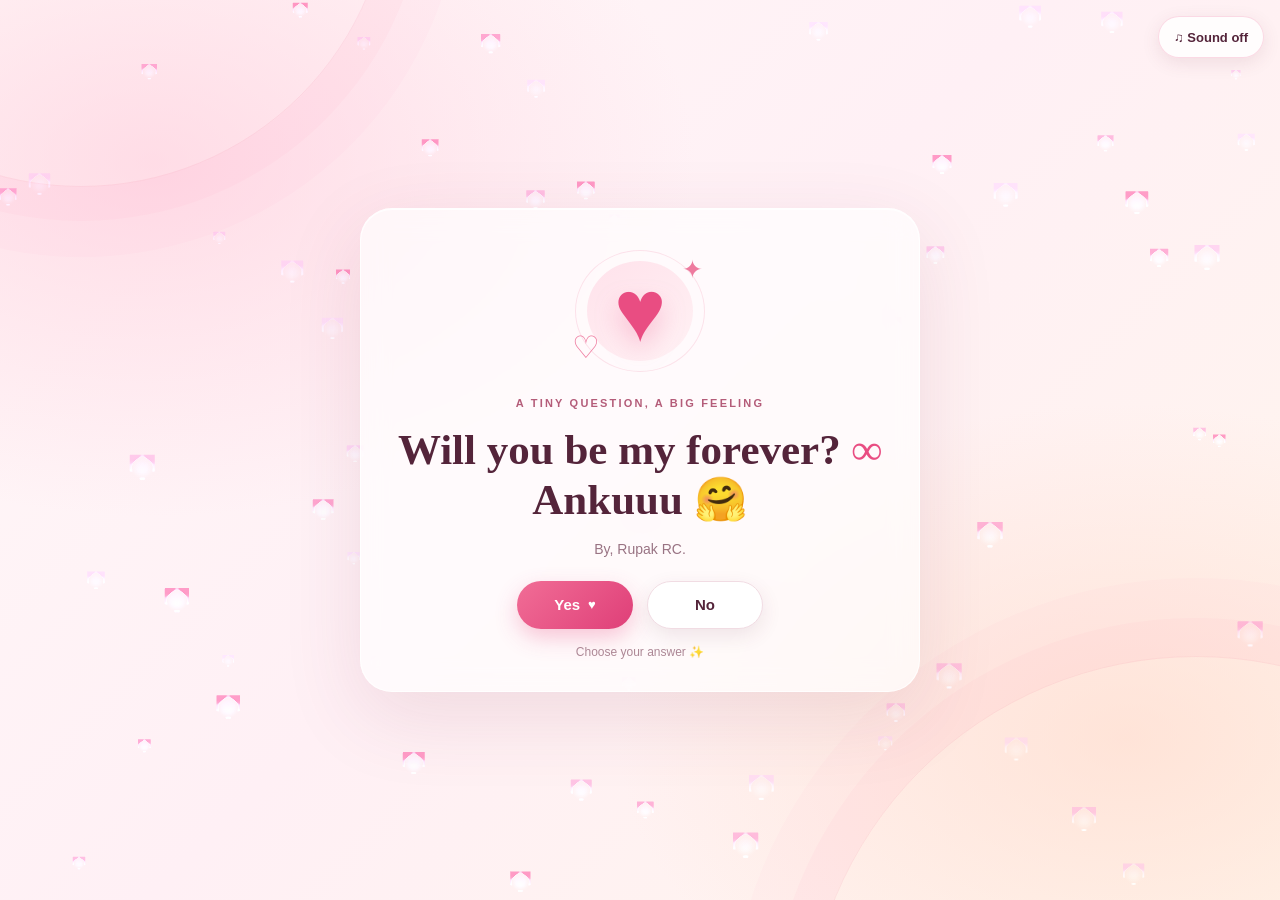
<file: index.html>
<!DOCTYPE html>
<html lang="en">
  <head>
    <meta charset="UTF-8" />
    <meta name="viewport" content="width=device-width, initial-scale=1.0" />
    <meta name="theme-color" content="#fff0f5" />
    <title>A little question for you</title>
    <link rel="stylesheet" href="./style.css" />
  </head>
  <body>
    <canvas class="love-canvas" aria-hidden="true"></canvas>
    <button class="sound-toggle" type="button" aria-pressed="false" aria-label="Turn sound on">♫ Sound off</button>
    <main class="container">
      <div class="hero-art" aria-hidden="true"><span class="hero-heart">♥</span><span class="sparkle sparkle-one">✦</span><span class="sparkle sparkle-two">♡</span></div>
      <p class="eyebrow">A tiny question, a big feeling</p>
      <h1>Will you be my forever? <span class="infinity">∞</span><br />Ankuuu 🤗</h1>
      <p class="byline">By, Rupak RC.</p>
      <div class="btn">
        <a class="button button-yes" href="yes.html">Yes <span aria-hidden="true">♥</span></a>
        <a class="button button-no" href="no1.html">No</a>
      </div>
      <p class="hint">Choose your answer ✨</p>
    </main>
    <script src="./script.js"></script>
  </body>
</html>
</file>
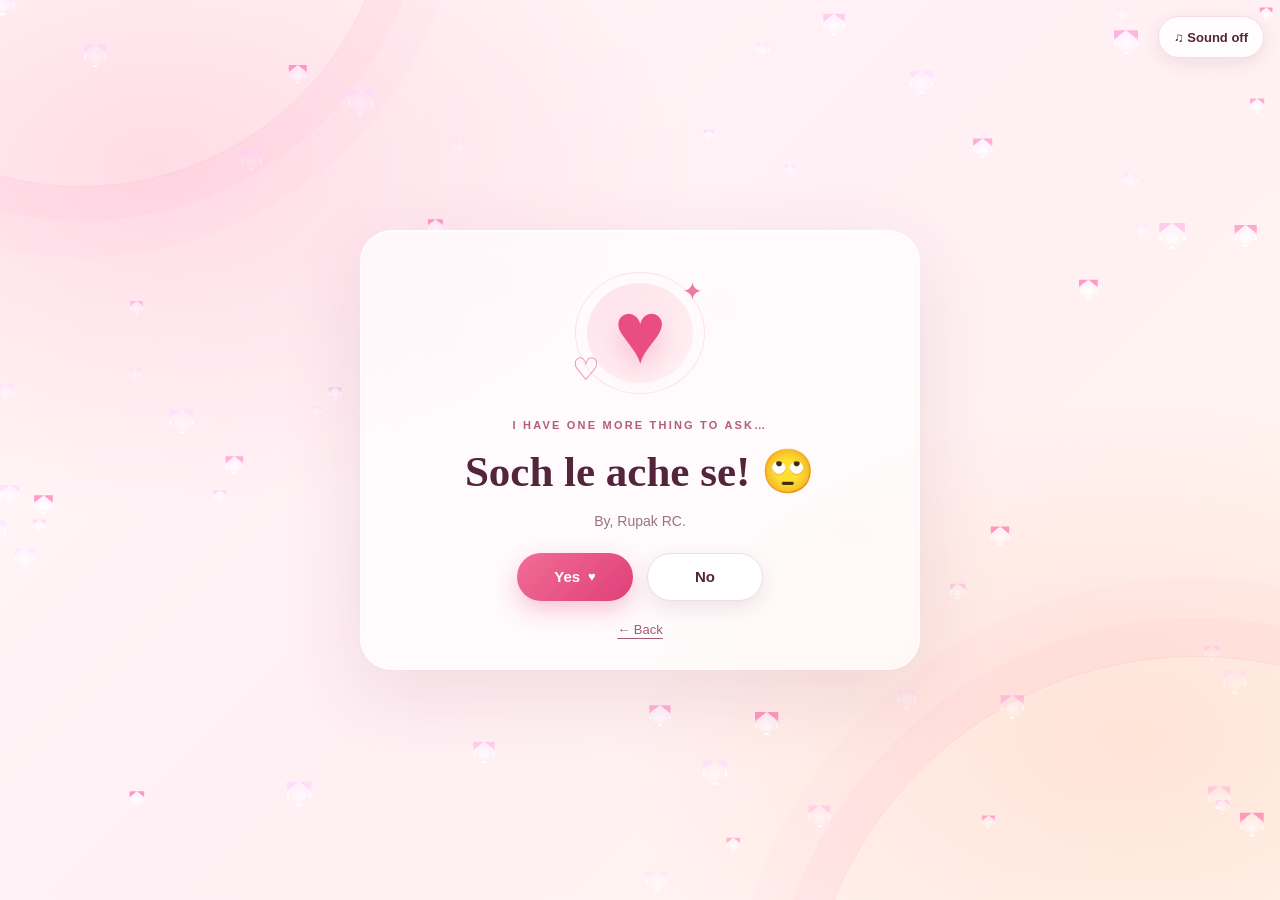
<file: no1.html>
<!DOCTYPE html>
<html lang="en">
  <head>
    <meta charset="UTF-8" />
    <meta name="viewport" content="width=device-width, initial-scale=1.0" />
    <meta name="theme-color" content="#fff0f5" />
    <title>Are you sure? · A little question</title>
    <link rel="stylesheet" href="./style.css" />
  </head>
  <body>
    <canvas class="love-canvas" aria-hidden="true"></canvas>
    <button class="sound-toggle" type="button" aria-pressed="false" aria-label="Turn sound on">♫ Sound off</button>
    <main class="container">
      <div class="hero-art" aria-hidden="true"><span class="hero-heart">♥</span><span class="sparkle sparkle-one">✦</span><span class="sparkle sparkle-two">♡</span></div>
      <p class="eyebrow">I have one more thing to ask…</p>
      <h1>Soch le ache se! 🙄</h1>
      <p class="byline">By, Rupak RC.</p>
      <div class="btn">
        <a class="button button-yes" href="yes.html">Yes <span aria-hidden="true">♥</span></a>
        <a class="button button-no" href="no2.html">No</a>
      </div>
      <a class="back-link" href="index.html">← Back</a>
    </main>
    <script src="./script.js"></script>
  </body>
</html>
</file>
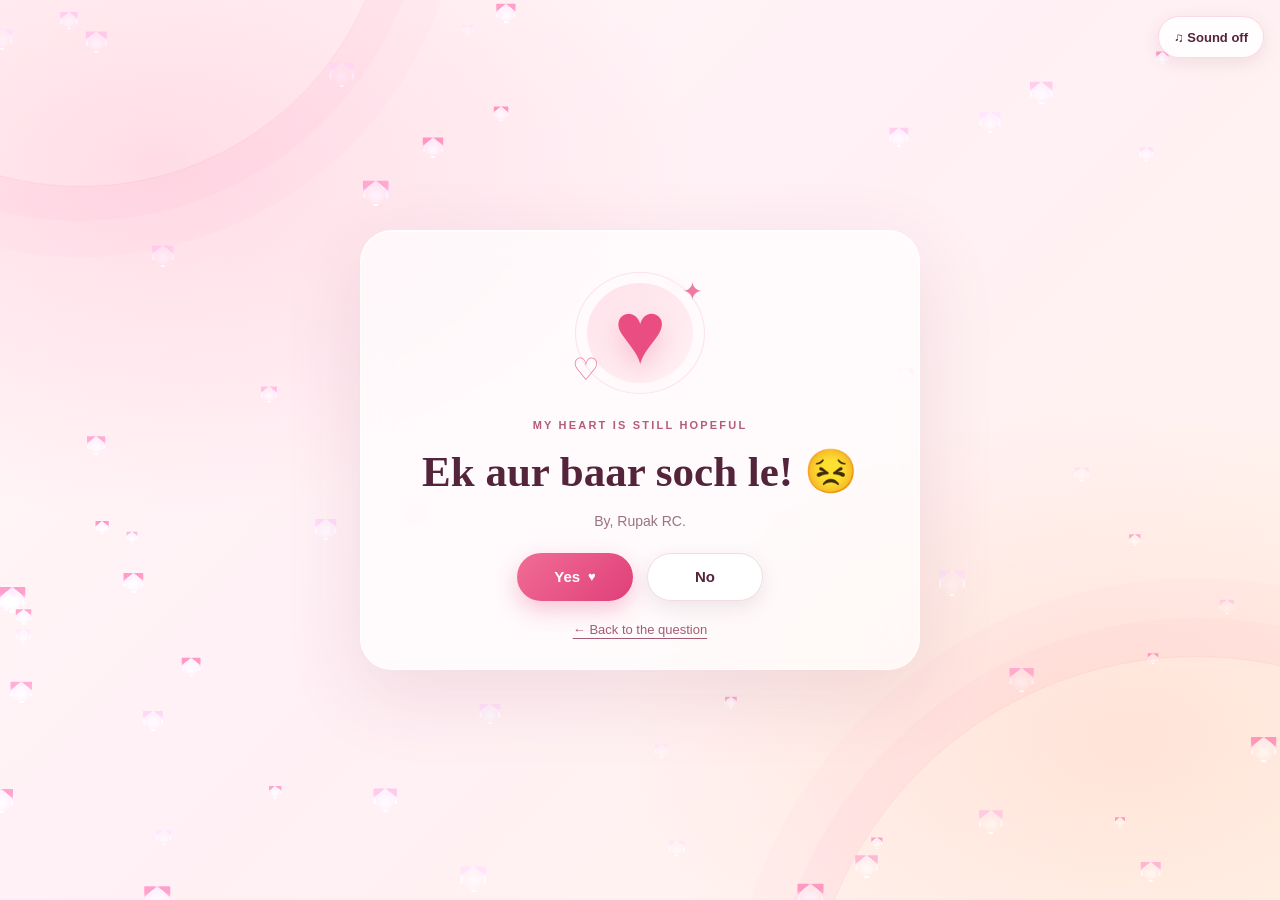
<file: no2.html>
<!DOCTYPE html>
<html lang="en">
  <head>
    <meta charset="UTF-8" />
    <meta name="viewport" content="width=device-width, initial-scale=1.0" />
    <meta name="theme-color" content="#fff0f5" />
    <title>One more thought? · A little question</title>
    <link rel="stylesheet" href="./style.css" />
  </head>
  <body>
    <canvas class="love-canvas" aria-hidden="true"></canvas>
    <button class="sound-toggle" type="button" aria-pressed="false" aria-label="Turn sound on">♫ Sound off</button>
    <main class="container">
      <div class="hero-art" aria-hidden="true"><span class="hero-heart">♥</span><span class="sparkle sparkle-one">✦</span><span class="sparkle sparkle-two">♡</span></div>
      <p class="eyebrow">My heart is still hopeful</p>
      <h1>Ek aur baar soch le! 😣</h1>
      <p class="byline">By, Rupak RC.</p>
      <div class="btn">
        <a class="button button-yes" href="yes.html">Yes <span aria-hidden="true">♥</span></a>
        <a class="button button-no" href="no3.html">No</a>
      </div>
      <a class="back-link" href="index.html">← Back to the question</a>
    </main>
    <script src="./script.js"></script>
  </body>
</html>
</file>
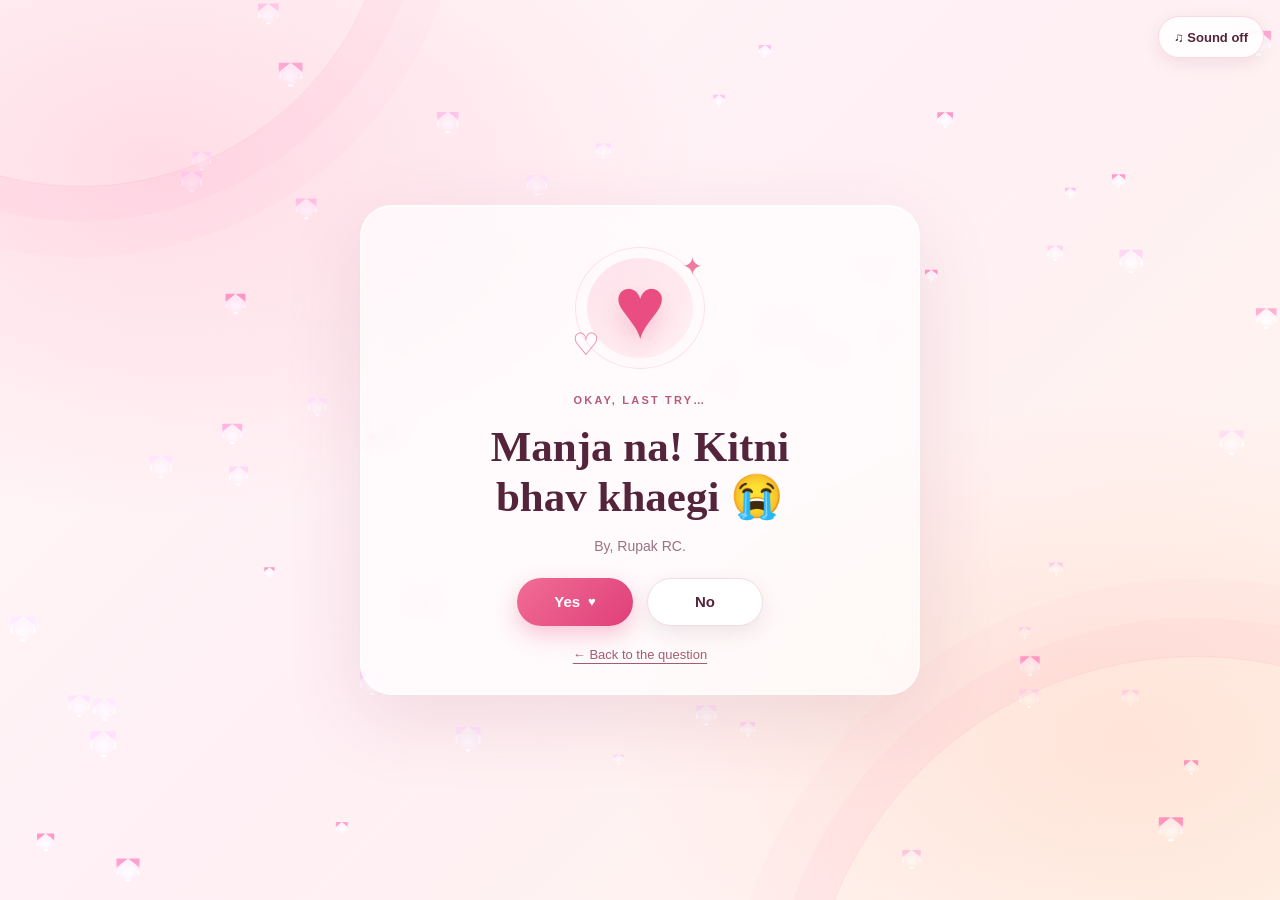
<file: no3.html>
<!DOCTYPE html>
<html lang="en">
  <head>
    <meta charset="UTF-8" />
    <meta name="viewport" content="width=device-width, initial-scale=1.0" />
    <meta name="theme-color" content="#fff0f5" />
    <title>Pretty please? · A little question</title>
    <link rel="stylesheet" href="./style.css" />
  </head>
  <body>
    <canvas class="love-canvas" aria-hidden="true"></canvas>
    <button class="sound-toggle" type="button" aria-pressed="false" aria-label="Turn sound on">♫ Sound off</button>
    <main class="container">
      <div class="hero-art" aria-hidden="true"><span class="hero-heart">♥</span><span class="sparkle sparkle-one">✦</span><span class="sparkle sparkle-two">♡</span></div>
      <p class="eyebrow">Okay, last try…</p>
      <h1>Manja na! Kitni bhav khaegi 😭</h1>
      <p class="byline">By, Rupak RC.</p>
      <div class="btn">
        <a class="button button-yes" href="yes.html">Yes <span aria-hidden="true">♥</span></a>
        <button class="button button-no" id="move-random" type="button">No</button>
      </div>
      <a class="back-link" href="index.html">← Back to the question</a>
    </main>
    <script src="./script.js"></script>
  </body>
</html>
</file>
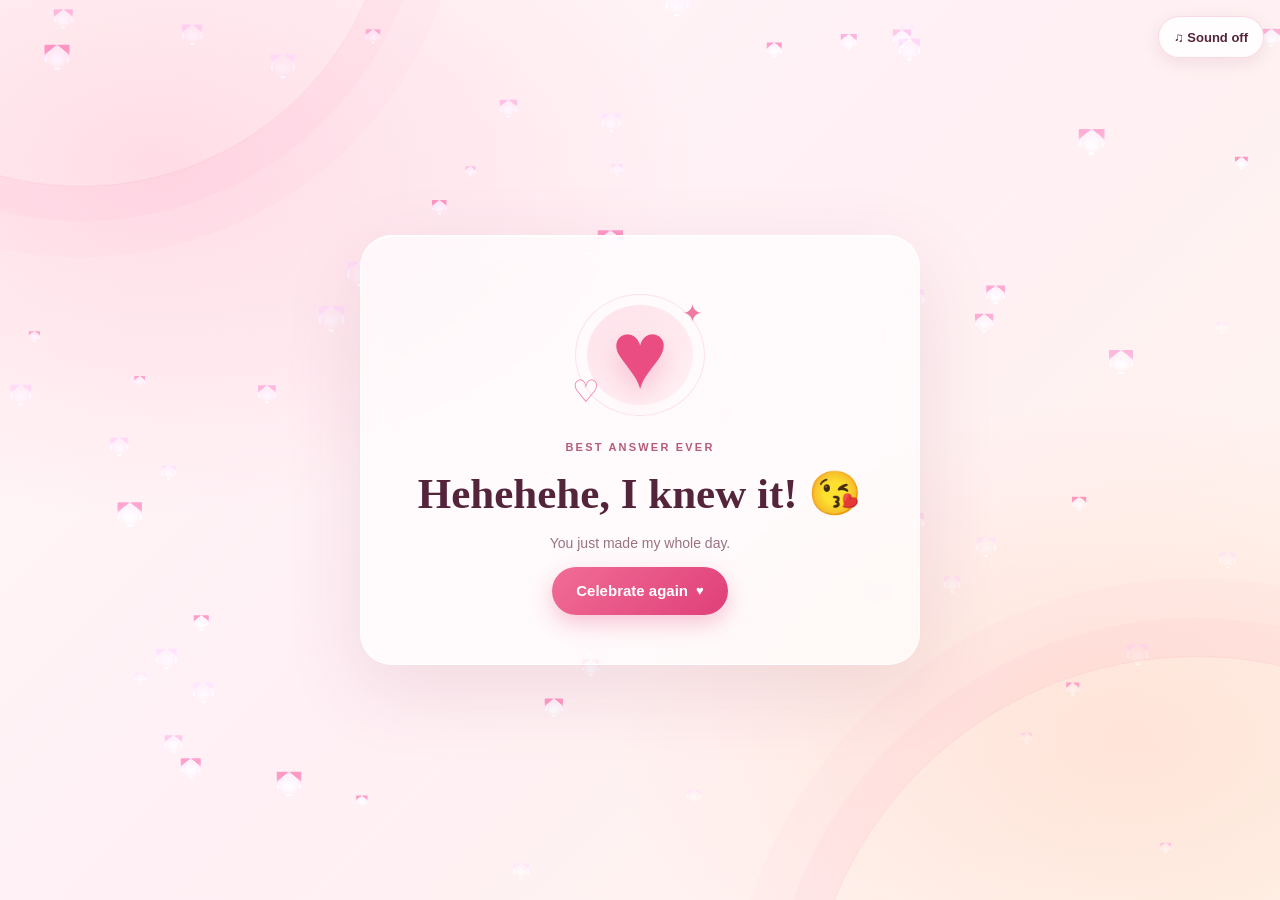
<file: yes.html>
<!DOCTYPE html>
<html lang="en">
  <head>
    <meta charset="UTF-8" />
    <meta name="viewport" content="width=device-width, initial-scale=1.0" />
    <meta name="theme-color" content="#fff0f5" />
    <title>It's a date! · A little question</title>
    <link rel="stylesheet" href="./style.css" />
  </head>
  <body class="celebration">
    <canvas class="love-canvas" aria-hidden="true"></canvas>
    <button class="sound-toggle" type="button" aria-pressed="false" aria-label="Turn sound on">♫ Sound off</button>
    <main class="container">
      <div class="hero-art celebration-art" aria-hidden="true"><span class="hero-heart">♥</span><span class="sparkle sparkle-one">✦</span><span class="sparkle sparkle-two">♡</span></div>
      <p class="eyebrow">Best answer ever</p>
      <h1>Hehehehe, I knew it! 😘</h1>
      <p class="byline">You just made my whole day.</p>
      <a class="button button-yes" href="index.html">Celebrate again <span aria-hidden="true">♥</span></a>
    </main>
    <script src="./script.js"></script>
  </body>
</html>
</file>
<file: style.css>
* {
  box-sizing: border-box;
}

:root {
  color-scheme: light;
  font-family: "Trebuchet MS", "Segoe UI", sans-serif;
  font-synthesis: none;
  text-rendering: optimizeLegibility;
  -webkit-font-smoothing: antialiased;
  --ink: #54243a;
  --pink: #e94d82;
  --rose: #ff8eac;
}

body {
  min-width: 320px;
  min-height: 100vh;
  min-height: 100svh;
  margin: 0;
  display: grid;
  place-items: center;
  overflow: hidden;
  padding: 24px;
  color: var(--ink);
  background:
    radial-gradient(ellipse at 12% 18%, rgb(255 199 216 / 54%), transparent 34%),
    radial-gradient(ellipse at 88% 82%, rgb(255 215 198 / 56%), transparent 32%),
    linear-gradient(135deg, #fff8f8 0%, #fff0f5 48%, #fff5ec 100%);
}

body::before,
body::after {
  position: fixed;
  z-index: 0;
  width: min(52vw, 620px);
  aspect-ratio: 1;
  border: 1px solid rgb(233 77 130 / 10%);
  border-radius: 50%;
  content: "";
  pointer-events: none;
}

body::before {
  top: -34vw;
  left: -18vw;
  box-shadow: 0 0 0 34px rgb(233 77 130 / 3%), 0 0 0 70px rgb(233 77 130 / 2%);
}

body::after {
  right: -24vw;
  bottom: -42vw;
  width: min(68vw, 780px);
  box-shadow: 0 0 0 38px rgb(233 77 130 / 3%), 0 0 0 78px rgb(233 77 130 / 2%);
}

.love-canvas {
  position: fixed;
  z-index: 1;
  inset: 0;
  width: 100%;
  height: 100%;
  pointer-events: none;
}

.sound-toggle {
  position: fixed;
  z-index: 4;
  top: max(16px, env(safe-area-inset-top));
  right: max(16px, env(safe-area-inset-right));
  min-height: 42px;
  padding: 9px 15px;
  border: 1px solid rgb(233 77 130 / 20%);
  border-radius: 999px;
  color: var(--ink);
  background: rgb(255 255 255 / 82%);
  box-shadow: 0 5px 18px rgb(108 47 70 / 10%);
  font: inherit;
  font-size: 13px;
  font-weight: 700;
  cursor: pointer;
  backdrop-filter: blur(12px);
}

.sound-toggle:hover { background: white; }
.sound-toggle:focus-visible { outline: 3px solid #8e3156; outline-offset: 3px; }
.sound-toggle[aria-pressed="true"] { color: white; border-color: transparent; background: linear-gradient(135deg, #f16d96, #df3f78); }

.container {
  position: relative;
  z-index: 2;
  width: min(100%, 560px);
  min-height: 430px;
  padding: 34px 32px 32px;
  display: flex;
  flex-direction: column;
  align-items: center;
  justify-content: center;
  gap: 16px;
  text-align: center;
  border: 1px solid rgb(255 255 255 / 84%);
  border-radius: 32px;
  background: rgb(255 255 255 / 66%);
  box-shadow: 0 24px 80px rgb(130 50 80 / 12%), inset 0 1px rgb(255 255 255 / 90%);
  backdrop-filter: blur(14px);
  animation: card-arrive 750ms cubic-bezier(.2,.8,.2,1) both;
}

.hero-art {
  position: relative;
  width: 150px;
  height: 136px;
  display: grid;
  place-items: center;
  margin-bottom: 2px;
  isolation: isolate;
}

.hero-art::before,
.hero-art::after {
  position: absolute;
  z-index: -1;
  inset: 18px 22px;
  border-radius: 50%;
  background: linear-gradient(145deg, #ffe2eb, #fff1f4);
  content: "";
  animation: halo 3.2s ease-in-out infinite;
}

.hero-art::after {
  inset: 7px 10px;
  border: 1px solid rgb(233 77 130 / 14%);
  background: transparent;
  animation-delay: -1.6s;
}

.hero-heart {
  display: block;
  color: var(--pink);
  font-size: 88px;
  line-height: 1;
  filter: drop-shadow(0 12px 12px rgb(233 77 130 / 25%));
  animation: heart-beat 1.65s ease-in-out infinite;
}

.sparkle {
  position: absolute;
  color: #ee7b9f;
  font-size: 25px;
  animation: sparkle 2.4s ease-in-out infinite;
}

.sparkle-one { top: 12px; right: 12px; }
.sparkle-two { bottom: 13px; left: 7px; font-size: 31px; animation-delay: -1.1s; }

.eyebrow {
  margin: 0;
  color: #b45c79;
  font-size: 11px;
  font-weight: 800;
  letter-spacing: .2em;
  text-transform: uppercase;
}

h1 {
  max-width: 100%;
  margin: 0;
  color: var(--ink);
  font-family: Georgia, "Times New Roman", serif;
  font-size: clamp(29px, 7vw, 43px);
  font-weight: 700;
  line-height: 1.16;
  text-wrap: balance;
}

.infinity { color: var(--pink); }
.byline { margin: 0; color: #997383; font-size: 14px; }

.btn {
  display: flex;
  flex-wrap: wrap;
  justify-content: center;
  gap: 14px;
  margin-top: 8px;
}

.button {
  min-width: 116px;
  min-height: 48px;
  padding: 13px 24px;
  display: inline-flex;
  align-items: center;
  justify-content: center;
  gap: 8px;
  border: 0;
  border-radius: 999px;
  color: var(--ink);
  background: #fff;
  box-shadow: 0 7px 20px rgb(108 47 70 / 11%);
  font: inherit;
  font-size: 15px;
  font-weight: 800;
  text-decoration: none;
  cursor: pointer;
  transition: transform 180ms ease, box-shadow 180ms ease, background 180ms ease;
  -webkit-tap-highlight-color: transparent;
}

.button:hover { transform: translateY(-3px); box-shadow: 0 12px 24px rgb(108 47 70 / 17%); }
.button:focus-visible { outline: 3px solid #8e3156; outline-offset: 4px; }
.button-yes { color: white; background: linear-gradient(135deg, #f16d96, #df3f78); box-shadow: 0 9px 22px rgb(233 77 130 / 30%); }
.button-yes:hover { background: linear-gradient(135deg, #f47fa2, #d93470); }
.button-yes span { font-size: 13px; }
.button-no { border: 1px solid #f1dce3; }
.hint { margin: 0; color: #ad8795; font-size: 12px; }
.back-link { margin-top: 5px; color: #a45b76; font-size: 13px; text-decoration-thickness: 1px; text-underline-offset: 4px; }
.back-link:hover { color: #d83f75; }
.celebration-art .hero-heart { font-size: 96px; }
.celebration .container { animation: card-arrive 750ms cubic-bezier(.2,.8,.2,1) both, celebrate 900ms 250ms ease-out both; }

@keyframes card-arrive {
  from { opacity: 0; transform: translateY(18px) scale(.97); }
  to { opacity: 1; transform: translateY(0) scale(1); }
}
@keyframes heart-beat {
  0%, 100% { transform: scale(1); }
  14% { transform: scale(1.11); }
  28% { transform: scale(1); }
  42% { transform: scale(1.07); }
}
@keyframes halo { 0%, 100% { transform: scale(.94); opacity: .8; } 50% { transform: scale(1.06); opacity: 1; } }
@keyframes sparkle { 0%, 100% { transform: translateY(0) rotate(0) scale(.85); opacity: .65; } 50% { transform: translateY(-7px) rotate(18deg) scale(1.12); opacity: 1; } }
@keyframes celebrate { 0% { transform: scale(.96); } 55% { transform: scale(1.025); } 100% { transform: scale(1); } }

@media (max-width: 480px) {
  body { padding: 16px; }
  .container { min-height: 390px; padding: 27px 20px; gap: 14px; border-radius: 26px; }
  .hero-art { width: 130px; height: 116px; }
  .hero-heart { font-size: 75px; }
  .button { min-width: 108px; }
}

@media (prefers-reduced-motion: reduce) {
  *, *::before, *::after { scroll-behavior: auto !important; animation-duration: .01ms !important; animation-iteration-count: 1 !important; transition-duration: .01ms !important; }
}
</file>
